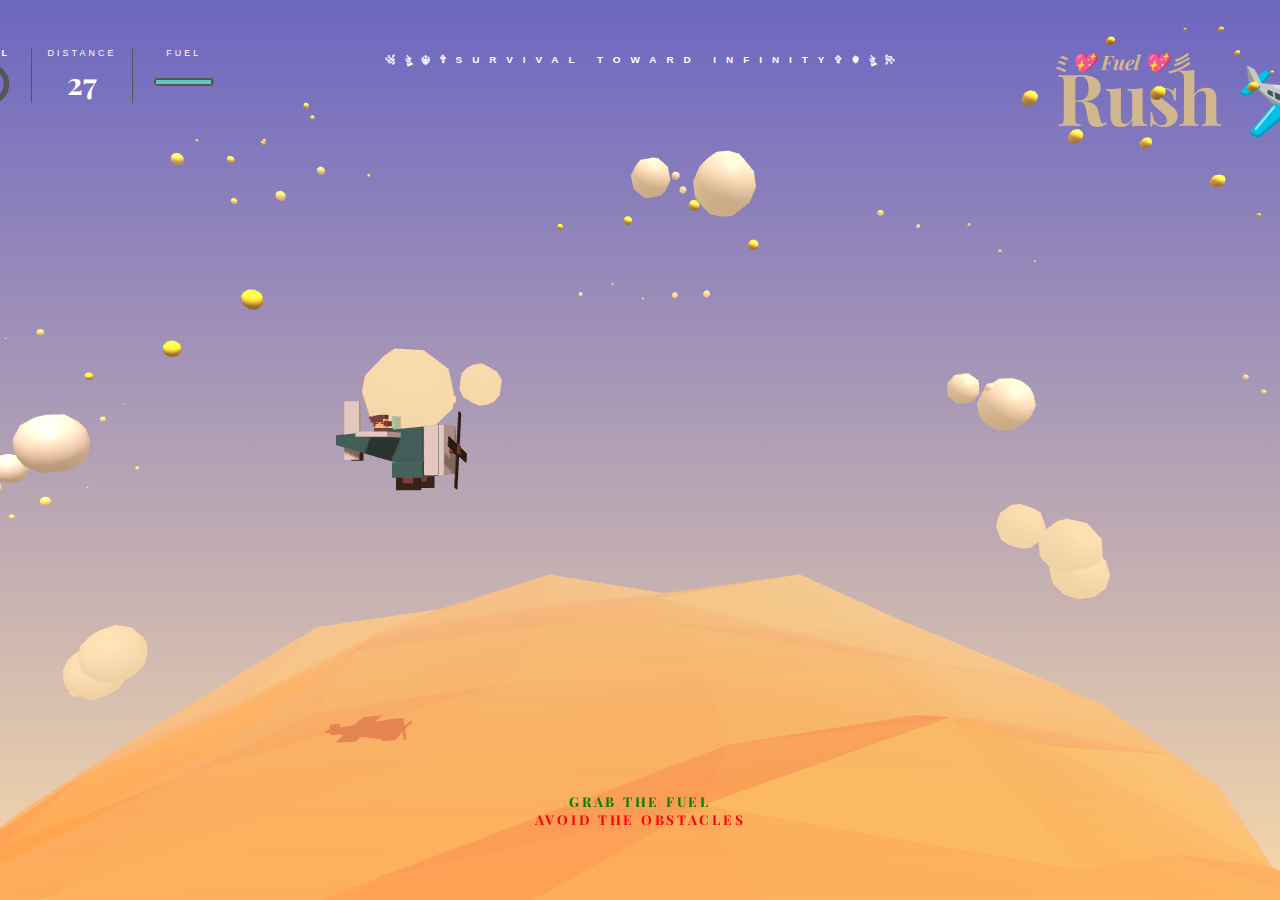
<file: index.html>
<html>
	<head>
		<meta charset="UTF-8" />
		<meta http-equiv="X-UA-Compatible" content="IE=edge">
		<meta name="viewport" content="width=device-width, initial-scale=1">
		<title>Fuel Rush</title>
		<meta name="description" content="Demo of the game: The Making of 'Fuel Rush': Animating a Basic 3D Scene with Three.js" />
		<meta name="keywords" content="three.js, webgl, tutorial, game, 3d, animation, airplane, web development, javascript" />
		<meta name="author" content="CG" />
		<link rel="shortcut icon" href="favicon.ico">
		<link href='https://fonts.googleapis.com/css?family=Playfair+Display:400,700,700italic' rel='stylesheet' type='text/css'>
		<link rel="stylesheet" type="text/css" href="css/demo.css" />
		<link rel="stylesheet" type="text/css" href="css/game.css" />
		<script type="text/javascript" src="js/TweenMax.min.js"></script>
		<script type="text/javascript" src="js/three.min.js"></script>
		<script type="text/javascript" src="js/game.js" /></script>
		
	</head>
	<body>
		<div class="game-holder" id="gameHolder">
			<div class="header">
				<div class="toright">
					<h1><span style="font-size: 20px;">ミ💖 Fuel 💖彡</span> </h1>
					<br/>
					<h1>Rush 🛩️</h1>
				</div>
				<div class="totop">
				<h2 style="color: white;"><b>꧁ঔৣ☬✞SURVIVAL Toward INFINITY✞☬ঔৣ꧂</b></h2>
				</div>
				<div class="score toleft" id="score">
					<div class="score__content" id="level">
						<div class="score__label" style="color: white;"><b>LEVEL</b></div>
						<div class="score__value score__value--level"  style="color: white;" id="levelValue">1</div>
						<svg class="level-circle" id="levelCircle" viewbox="0 0 200 200">
							<circle id="levelCircleBgr" r="80" cx="100" cy="100" fill="none" stroke="#585652" stroke-width="24px" />
							<circle id="levelCircleStroke" r="80" cx="100" cy="100" fill="none" #f25346 stroke="#68c3c0" stroke-width="14px" stroke-dasharray="502" />
						</svg>
					</div>
					<div class="score__content" id="dist">
						<div class="score__label"  style="color: white;">distance</div>
						<div class="score__value score__value--dist" id="distValue"  style="color: white;">000</div>
					</div>
					<div class="score__content" id="energy">
						<div class="score__label"  style="color: white;" >fuel</div>
						<div class="score__value score__value--energy" id="energyValue">
							<div class="energy-bar" id="energyBar"></div>
						</div>
					</div>
				</div>
			</div>
			<div class="world" id="world"></div>
			<div class="message message--replay" id="replayMessage" style="color: white;"><b>Click to Replay the game</b></div>
			<div class="message message--instructions" id="instructions" style="color: green;">Grab the fuel<span style="color: red;">avoid the obstacles</span></div>
		</div>
	</body>
</html>
</file>
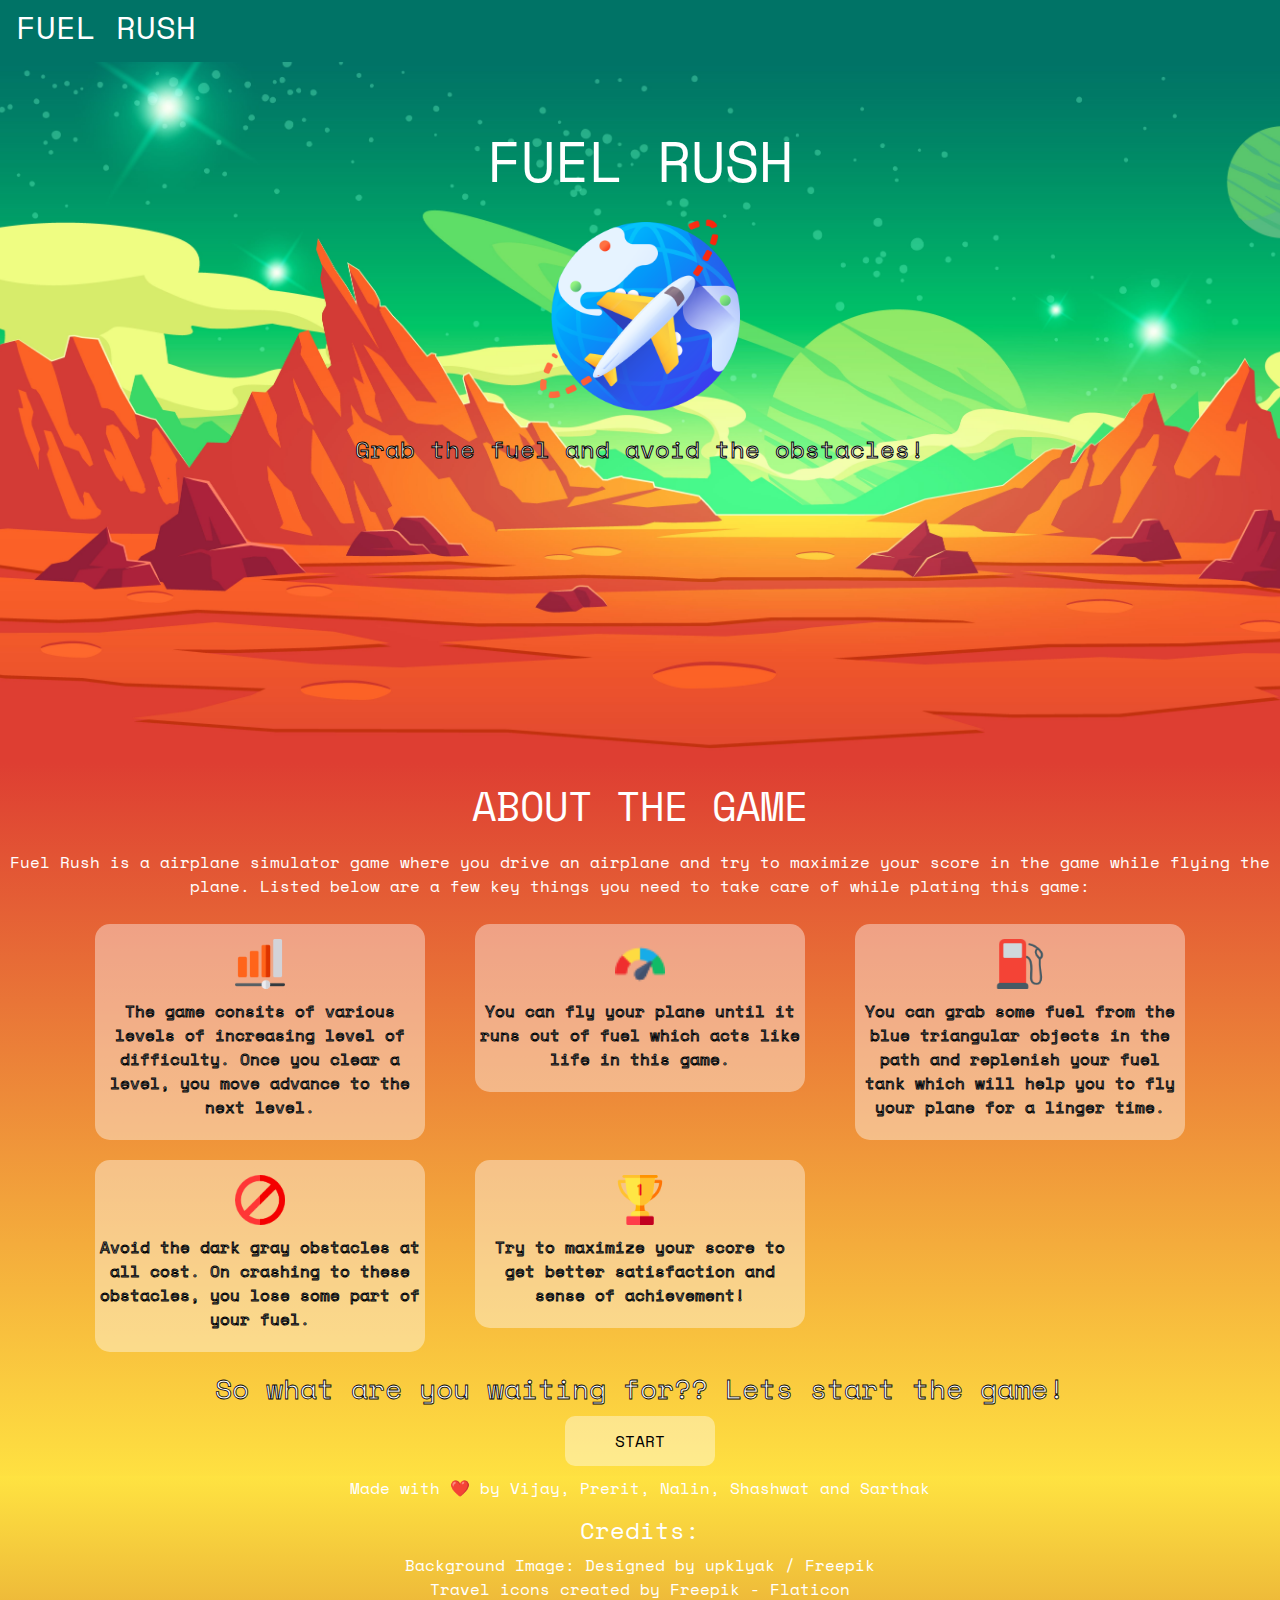
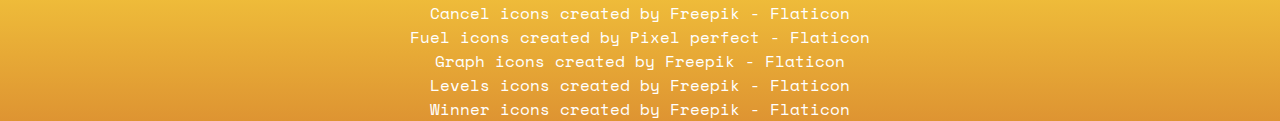
<file: landingpage.html>
<!DOCTYPE html>
<!DOCTYPE html>
<html lang="en">
  <head>
    <meta charset="UTF-8" />
    <meta http-equiv="X-UA-Compatible" content="IE=edge" />
    <meta name="viewport" content="width=device-width, initial-scale=1.0" />
    <link rel="preconnect" href="https://fonts.googleapis.com" />
    <link rel="preconnect" href="https://fonts.gstatic.com" crossorigin />
    <link
      href="https://fonts.googleapis.com/css2?family=Rubik:wght@500&family=Space+Mono:wght@400;700&display=swap"
      rel="stylesheet"
    />
    <link
      rel="stylesheet"
      href="https://cdn.jsdelivr.net/npm/bootstrap@4.3.1/dist/css/bootstrap.min.css"
      integrity="sha384-ggOyR0iXCbMQv3Xipma34MD+dH/1fQ784/j6cY/iJTQUOhcWr7x9JvoRxT2MZw1T"
      crossorigin="anonymous"
    />
    <link rel="stylesheet" type="text/css" href="css/landingstyles.css" />

    <title>FUEL RUSH</title>
  </head>
  <body>
    <div class="navbar">
      <h2>FUEL RUSH</h2>
    </div>
    <div class="front_banner">
      <h1 class="main_heading">FUEL RUSH</h1>
      <img src="./assets/airplane.png" class="plane_img" />
      <h3 style="-webkit-text-stroke: 1px black; font-size: 1.5rem">
        Grab the fuel and avoid the obstacles!
      </h3>
    </div>

    <div class="game_info">
      <h1 class="about_heading">ABOUT THE GAME</h1>
      <p>
        Fuel Rush is a airplane simulator game where you drive an airplane and
        try to maximize your score in the game while flying the plane. Listed
        below are a few key things you need to take care of while plating this
        game:
      </p>

      <div class="container">
        <div class="row">
          <div class="col-lg-4 col-md-6 col-sm-12">
            <div class="feature_card">
              <img src="./assets/volume.png" class="feature_img" />
              <p class="feature_text">
                The game consits of various levels of increasing level of
                difficulty. Once you clear a level, you move advance to the next
                level.
              </p>
            </div>
          </div>
          <div class="col-lg-4 col-md-6 col-sm-12">
            <div class="feature_card">
              <img src="./assets/speedometer.png" class="feature_img" />
              <p class="feature_text">
                You can fly your plane until it runs out of fuel which acts like
                life in this game.
              </p>
            </div>
          </div>
          <div class="col-lg-4 col-md-6 col-sm-12">
            <div class="feature_card">
              <img src="./assets/gas-pump.png" class="feature_img" />
              <p class="feature_text">
                You can grab some fuel from the blue triangular objects in the
                path and replenish your fuel tank which will help you to fly
                your plane for a linger time.
              </p>
            </div>
          </div>
          <div class="col-lg-4 col-md-6 col-sm-12">
            <div class="feature_card">
              <img src="./assets/prohibition.png" class="feature_img" />
              <p class="feature_text">
                Avoid the dark gray obstacles at all cost. On crashing to these
                obstacles, you lose some part of your fuel.
              </p>
            </div>
          </div>
          <div class="col-lg-4 col-md-6 col-sm-12">
            <div class="feature_card">
              <img src="./assets/trophy.png" class="feature_img" />
              <p class="feature_text">
                Try to maximize your score to get better satisfaction and sense
                of achievement!
              </p>
            </div>
          </div>
        </div>
        <h3 class="call_to_action">
          So what are you waiting for?? Lets start the game!
        </h3>
        <a href="index.html">
          <button class="start">START</button>
        </a>
      </div>
    </div>

    <div class="footer">
      <p>Made with ❤️ by Vijay, Prerit, Nalin, Shashwat and Sarthak</p>

      <h4>Credits:</h4>
      <a href="http://www.freepik.com" class="credit">
        Background Image: Designed by upklyak / Freepik</a
      >
      <br />
      <a
        href="https://www.flaticon.com/free-icons/travel"
        title="travel icons"
        class="credit"
        >Travel icons created by Freepik - Flaticon</a
      >
      <br />
      <a
        href="https://www.flaticon.com/free-icons/cancel"
        title="cancel icons"
        class="credit"
        >Cancel icons created by Freepik - Flaticon</a
      >
      <br />
      <a
        href="https://www.flaticon.com/free-icons/fuel"
        title="fuel icons"
        class="credit"
        >Fuel icons created by Pixel perfect - Flaticon</a
      >
      <br />
      <a
        href="https://www.flaticon.com/free-icons/graph"
        title="graph icons"
        class="credit"
        >Graph icons created by Freepik - Flaticon</a
      >
      <br />
      <a
        href="https://www.flaticon.com/free-icons/levels"
        title="levels icons"
        class="credit"
        >Levels icons created by Freepik - Flaticon</a
      >
      <br />
      <a
        href="https://www.flaticon.com/free-icons/winner"
        title="winner icons"
        class="credit"
        >Winner icons created by Freepik - Flaticon</a
      >
    </div>

    <script
      src="https://code.jquery.com/jquery-3.3.1.slim.min.js"
      integrity="sha384-q8i/X+965DzO0rT7abK41JStQIAqVgRVzpbzo5smXKp4YfRvH+8abtTE1Pi6jizo"
      crossorigin="anonymous"
    ></script>
    <script
      src="https://cdn.jsdelivr.net/npm/popper.js@1.14.7/dist/umd/popper.min.js"
      integrity="sha384-UO2eT0CpHqdSJQ6hJty5KVphtPhzWj9WO1clHTMGa3JDZwrnQq4sF86dIHNDz0W1"
      crossorigin="anonymous"
    ></script>
    <script
      src="https://cdn.jsdelivr.net/npm/bootstrap@4.3.1/dist/js/bootstrap.min.js"
      integrity="sha384-JjSmVgyd0p3pXB1rRibZUAYoIIy6OrQ6VrjIEaFf/nJGzIxFDsf4x0xIM+B07jRM"
      crossorigin="anonymous"
    ></script>
  </body>
</html>
</file>
<file: css/demo.css>
@font-face {
	font-family: 'codropsicons';
	font-weight: normal;
	font-style: normal;
	src: url('../fonts/codropsicons/codropsicons.eot');
	src: url('../fonts/codropsicons/codropsicons.eot?#iefix') format('embedded-opentype'), url('../fonts/codropsicons/codropsicons.woff') format('woff'), url('../fonts/codropsicons/codropsicons.ttf') format('truetype'), url('../fonts/codropsicons/codropsicons.svg#codropsicons') format('svg');
}

*,
*::after,
*::before {
	-webkit-box-sizing: border-box;
	box-sizing: border-box;
}

body {
	font-family: 'Avenir Next', Avenir, 'Helvetica Neue', Helvetica, Arial, sans-serif;
	margin: 0;
	color: #444;
	background: #f6f6f6;
}

a {
	text-decoration: none;
	color: #d1b790;
	outline: none;
}

a:hover,
a:focus {
	color: #bba077;
	outline: none;
}


/* Top Navigation Style */

.meta {
	font-size: 0.75em;
	line-height: 1;
	position: absolute;
	top: 1em;
	left: 1em;
	display: -webkit-flex;
	display: flex;
	-webkit-flex-wrap: wrap;
	flex-wrap: wrap;
	white-space: nowrap;
	border-top: 1px solid #d1b790;
}

.meta::after {
	content: '';
	position: absolute;
	top: 0;
	right: 0;
	width: 1px;
	height: 100%;
	background: #d1b790;
}

.meta a {
	display: block;
	padding: 1em 1.35em;
	border: 1px solid #d1b790;
	border-top: 0;
}

.meta a:not(:last-child) {
	border-right: 0;
}

.codrops-icon {
	width: 4em;
}

.codrops-icon span {
	display: none;
}

.codrops-icon::before {
	font-family: 'codropsicons';
	font-size: 1.15em;
	font-weight: normal;
	font-style: normal;
	font-variant: normal;
	line-height: 1;
	text-transform: none;
	speak: none;
	-webkit-font-smoothing: antialiased;
}

.codrops-icon--drop::before {
	content: '\e001';
	color: #09c;
}

.codrops-icon--prev::before {
	content: '\e004';
}
</file>
<file: css/game.css>
.game-holder {
  position: absolute;
  width: 100%;
  height: 100%;
  background: -webkit-linear-gradient(#6c66c0, #f7d9aa);
  background: linear-gradient(#6c66c0, #f7d9aa);
}

.toleft {
  transform: translate(-550px, -150px);
}

.toright {
  transform: translate(550px, -20px);
}

.totop {
  transform: translate(0px, -100px);
  font-size: 17px;
}

.world {
  position: absolute;
  overflow: hidden;
  width: 100%;
  height: 100%;
}

.header {
  position: absolute;
  top: 8vh;
  left: 0;
  width: 100%;
  text-align: center;
  pointer-events: none;
}

.header h1 {
  font-family: "Playfair Display";
  font-size: 4.5em;
  line-height: 1;
  margin: 0;
  letter-spacing: -0.025em;
  color: #d1b790;
}

.header h1 span {
  font-size: 0.2em;
  font-style: italic;
  display: block;
  margin: 0 0 -1.5em -7em;
  letter-spacing: 0px;
}

.header h2 {
  font-size: 0.585em;
  margin: 0.25em 0;
  white-space: nowrap;
  text-indent: 1em;
  letter-spacing: 1em;
  text-transform: uppercase;
  color: #d6483b;
}

.score {
  width: 100%;
  margin: 2em 0 0;
  text-align: center;
  white-space: nowrap;
}

.score__content {
  position: relative;
  display: inline-block;
  padding: 0 1em;
  vertical-align: top;
}

.score__content:nth-child(2) {
  border-right: 1px solid #585652;
  border-left: 1px solid #585652;
}

.score__label {
  font-size: 9px;
  position: relative;
  margin: 0 0 0.5em 0;
  text-align: center;
  letter-spacing: 3px;
  text-transform: uppercase;
  color: #585652;
}

.score__value {
  font-family: "Playfair Display";
  font-weight: bold;
  color: #585652;
}

.score__value--level {
  font-size: 26px;
}

.score__value--dist {
  font-size: 30px;
}

.level-circle {
  position: absolute;
  left: 50%;
  width: 46px;
  margin: -37px 0 0 -23px;
  -webkit-transform: rotate(-90deg);
  transform: rotate(-90deg);
}

.score__value--energy {
  position: relative;
  width: 60px;
  height: 8px;
  margin-top: 20px;
  border-radius: 5px;
  background-color: #585652;
}

.energy-bar {
  position: absolute;
  top: 0;
  right: 0;
  bottom: 0;
  left: 0;
  margin: 2px;
  background-color: #f25346;
  -webkit-animation-name: none;
  animation-name: none;
  -webkit-animation-duration: 150ms;
  animation-duration: 150ms;
  -webkit-animation-iteration-count: infinite;
  animation-iteration-count: infinite;
}

.message {
  font-weight: bold;
  position: absolute;
  left: 0;
  width: 100%;
  text-align: center;
  text-transform: uppercase;
  pointer-events: none;
}

.message--replay {
  font-size: 1.25vw;
  bottom: 40vh;
  display: none;
  text-indent: 0.5em;
  letter-spacing: 0.5em;
  color: #585652;
}

.message--instructions {
  font-family: "Playfair Display";
  font-size: 0.85em;
  bottom: 8vh;
  letter-spacing: 0.2em;
  color: #131212;
}

.message--instructions span {
  display: block;
  color: #131212;
  white-space: nowrap;
}

@-webkit-keyframes blinking {
  0% {
    opacity: 1;
  }
  50% {
    opacity: 0;
  }
  100% {
    opacity: 1;
  }
}

@keyframes blinking {
  0% {
    opacity: 1;
  }
  50% {
    opacity: 0;
  }
  100% {
    opacity: 1;
  }
}

@media screen and (max-width: 40em) {
  .header {
    font-size: 0.75em;
    top: 6.5em;
  }
  .header h2 {
    letter-spacing: 0.65em;
  }
}
</file>
<file: css/landingstyles.css>
body {
  color: white;
  font-family: "Rubik", sans-serif;
  font-family: "Space Mono", monospace;
}

.navbar {
  background-color: #007366;
}

.front_banner {
  background-image: url("../assets/bg_img.jpg");
  min-height: 80vh;
  background-size: cover;
  margin: -10px;
  text-align: center;
  padding: 75px 10px;
}

.main_heading {
  margin: 0;
  font-size: 3.5rem;
}

.plane_img {
  margin: 20px 10px;
  width: 200px;
  -webkit-animation: mover 1.25s infinite alternate;
  animation: mover 1.25s infinite alternate;
}

@-webkit-keyframes mover {
  0% {
    transform: translateY(0);
  }
  100% {
    transform: translateY(-30px);
  }
}
@keyframes mover {
  0% {
    transform: translateY(0);
  }
  100% {
    transform: translateY(-30px);
  }
}

.game_info {
  background: linear-gradient(to bottom, #de3e32, #ffe341);
  margin: -10px;
  text-align: center;
  padding: 20px;
}

.about_heading {
  margin: 0px 10px 20px;
}

.feature_card {
  background-color: rgba(255, 255, 255, 0.4);
  margin: 10px;
  border-radius: 15px;
  padding: 5px;
  text-align: left;
  cursor: pointer;
  text-align: center;
  transition: transform 0.5s;
}

.feature_card:hover {
  transform: scale(1.05);
}

.feature_img {
  width: 50px;
  margin: 10px;
  -webkit-animation: mover_small 1.25s infinite alternate;
  animation: mover_small 1.25s infinite alternate;
}

@-webkit-keyframes mover_small {
  0% {
    transform: translateY(0);
  }
  100% {
    transform: translateY(-15px);
  }
}
@keyframes mover {
  0% {
    transform: translateY(0);
  }
  100% {
    transform: translateY(-15px);
  }
}

.feature_text {
  -webkit-text-stroke: 1px black;
}

.call_to_action {
  margin: 10px;
  -webkit-text-stroke: 0.8px black;
}

.start {
  background-color: rgba(255, 255, 255, 0.4);
  height: 50px;
  outline: none;
  border: none;
  transition: transform 0.5s;
  border-radius: 10px;
  width: 150px;
}

.start:hover {
  transform: scale(1.05);
}

.footer {
  background: linear-gradient(to bottom, #ffe341, #de9432);
  text-align: center;
}

.credit {
  color: white;
}
</file>
